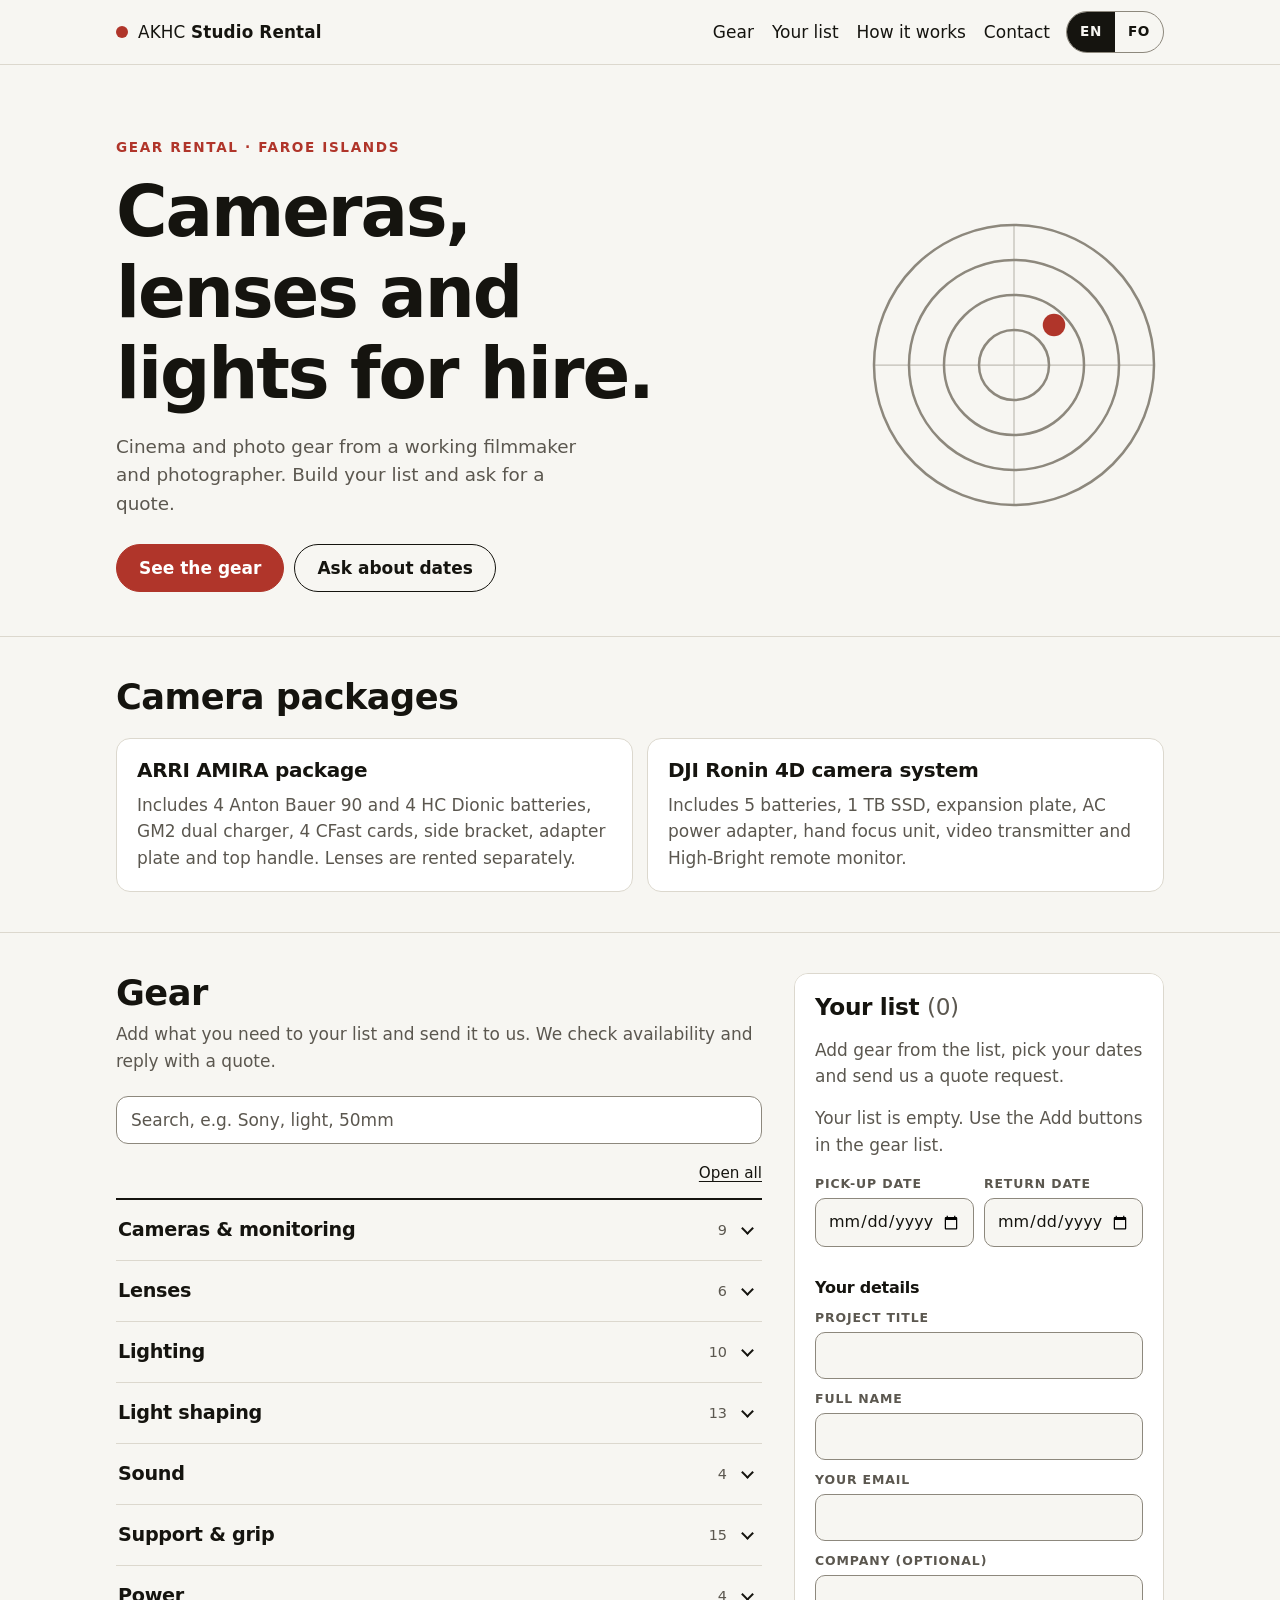
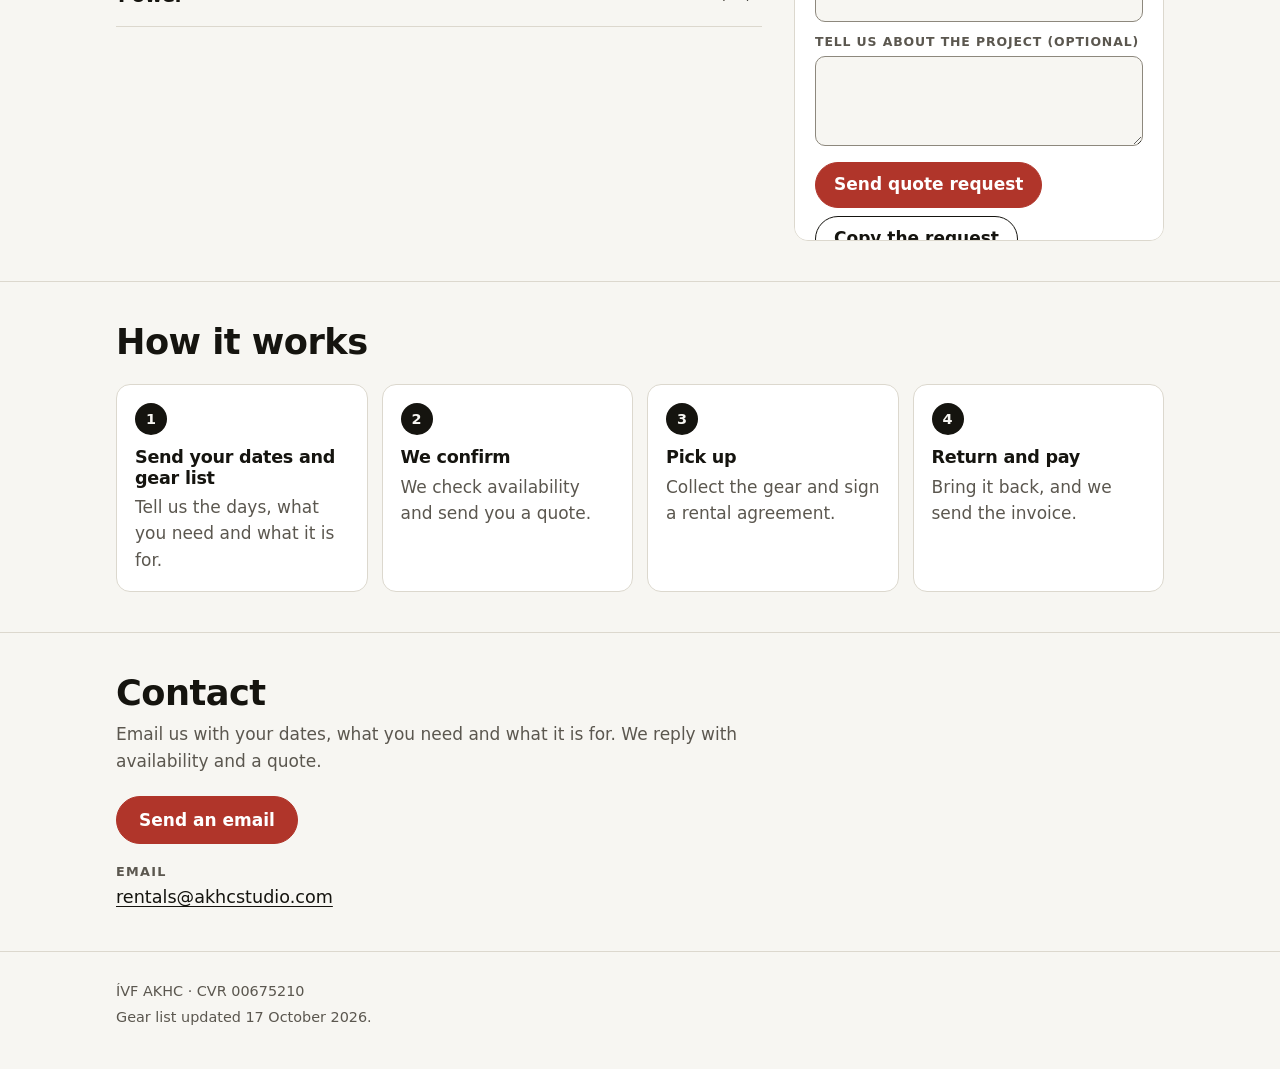
<file: index.html>
<!doctype html>
<html lang="en">
<head>
<meta charset="utf-8">
<meta name="viewport" content="width=device-width, initial-scale=1">
<title>AKHC Studio Rental – cameras, lenses and lights for hire</title>
<meta name="description" content="Cinema and photo gear for hire in the Faroe Islands: ARRI AMIRA, DJI Ronin 4D, Sony cameras, lenses, lighting, sound and grip. Build a list and ask for a quote.">
<!-- DRAFT: keeps search engines away. Delete the next line when the site is ready to go public. -->
<meta name="robots" content="noindex">
<meta name="color-scheme" content="light dark">
<meta name="theme-color" content="#f7f6f2" media="(prefers-color-scheme: light)">
<meta name="theme-color" content="#0f0f0e" media="(prefers-color-scheme: dark)">
<link rel="icon" href="favicon.svg" type="image/svg+xml">
<link rel="stylesheet" href="css/style.css">
<script src="js/config.js" defer></script>
<script src="js/gear.js" defer></script>
<script src="js/text.js" defer></script>
<script src="js/quote.js" defer></script>
<script src="js/app.js" defer></script>
</head>
<body>
<a class="skip" href="#main" data-t="skip">Skip to content</a>

<header class="site-header">
  <div class="wrap bar">
    <a class="brand" href="#top" aria-label="AKHC Studio Rental">
      <span class="dot" aria-hidden="true"></span><span class="brand-name">AKHC <b>Studio Rental</b></span>
    </a>
    <div class="lang" role="group" aria-label="Language" data-t-aria-label="langLabel">
      <button type="button" data-lang="en" lang="en" aria-label="English" aria-pressed="true">EN</button>
      <button type="button" data-lang="fo" lang="fo" aria-label="Føroyskt" aria-pressed="false">FO</button>
    </div>
    <nav class="nav" aria-label="Main" data-t-aria-label="navLabel">
      <a href="#gear" data-t="navGear">Gear</a>
      <a href="#list" data-t="navList">Your list</a>
      <a href="#how" data-t="navHow">How it works</a>
      <a href="#contact" data-t="navContact">Contact</a>
    </nav>
  </div>
</header>

<main id="main">
  <section class="hero" id="top">
    <div class="wrap hero-grid">
      <div class="hero-text">
        <p class="kicker" data-t="kicker">Gear rental · Faroe Islands</p>
        <h1 data-t="h1">Cameras, lenses and lights for hire.</h1>
        <p class="lead" data-t="lead">Cinema and photo gear from a working filmmaker and photographer. Build your list and ask for a quote.</p>
        <p class="cta">
          <a class="btn primary" href="#gear" data-t="ctaGear">See the gear</a>
          <a class="btn" href="#contact" data-t="ctaContact">Ask about dates</a>
        </p>
      </div>
      <svg class="lens" viewBox="0 0 240 240" aria-hidden="true" focusable="false">
        <circle cx="120" cy="120" r="112" fill="none" stroke="currentColor" stroke-width="2"/>
        <circle cx="120" cy="120" r="84" fill="none" stroke="currentColor" stroke-width="2"/>
        <circle cx="120" cy="120" r="56" fill="none" stroke="currentColor" stroke-width="2"/>
        <circle cx="120" cy="120" r="28" fill="none" stroke="currentColor" stroke-width="2"/>
        <path d="M120 8v224M8 120h224" stroke="currentColor" stroke-width="1" opacity=".5"/>
        <circle class="lens-dot" cx="152" cy="88" r="9"/>
      </svg>
    </div>
  </section>

  <noscript><div class="wrap"><p class="notice" id="noscript">This page needs JavaScript to show the gear list. Please turn it on, or contact us directly.</p></div></noscript>

  <section class="band" id="packages" aria-labelledby="pkg-h" hidden>
    <div class="wrap">
      <h2 id="pkg-h" data-t="pkgTitle">Camera packages</h2>
      <div class="cards" id="pkg-cards"></div>
    </div>
  </section>

  <section class="band" id="gear" aria-labelledby="gear-h">
    <div class="wrap gear-grid">
    <div class="gear-main">
      <h2 id="gear-h" data-t="gearTitle">Gear</h2>
      <p class="sub" data-t="gearLead">Add what you need to your list and send it to us. We check availability and reply with a quote.</p>

      <div class="tools">
        <label class="sr" for="q" data-t="searchLabel">Search the gear list</label>
        <input id="q" type="search" autocomplete="off" placeholder="Search, e.g. Sony, light, 50mm" data-t-placeholder="searchPh">
      </div>
      <div class="cat-bar">
        <p class="meta" id="count" role="status" aria-live="polite"></p>
        <button type="button" class="linkbtn" id="cats-all" hidden></button>
      </div>

      <div id="gear-list"></div>
      <p class="empty" id="empty" data-t="noMatch" hidden>Nothing matches that search.</p>
    </div>
    <aside class="list" id="list" aria-labelledby="list-h"></aside>
    </div>
  </section>

  <section class="band" id="how" aria-labelledby="how-h">
    <div class="wrap">
      <h2 id="how-h" data-t="howTitle">How it works</h2>
      <ol class="steps">
        <li><h3 data-t="step1t">Send your dates and gear list</h3><p data-t="step1">Tell us the days, what you need and what it is for.</p></li>
        <li><h3 data-t="step2t">We confirm</h3><p data-t="step2">We check availability and send you a quote.</p></li>
        <li><h3 data-t="step3t">Pick up</h3><p data-t="step3">Collect the gear and sign a rental agreement.</p></li>
        <li><h3 data-t="step4t">Return and pay</h3><p data-t="step4">Bring it back, and we send the invoice.</p></li>
      </ol>
    </div>
  </section>

  <section class="band" id="contact" aria-labelledby="contact-h">
    <div class="wrap">
      <h2 id="contact-h" data-t="contactTitle">Contact</h2>
      <p class="sub" data-t="contactLead">Email us with your dates, what you need and what it is for. We reply with availability and a quote.</p>
      <div id="contact-body"></div>
    </div>
  </section>
</main>

<a class="listbar" id="listbar" href="#list" hidden></a>

<footer class="site-footer">
  <div class="wrap">
    <p id="foot-company"></p>
    <p id="foot-updated"></p>
  </div>
</footer>
</body>
</html>
</file>
<file: css/style.css>
/* AKHC Studio Rental – plain CSS, no build step. Colours are tokens on :root; dark mode follows the visitor's system setting. */
:root {
  color-scheme: light dark;
  --bg: #f7f6f2;
  --surface: #ffffff;
  --text: #15140f;
  --muted: #5b574f;
  --line: #dcd8ce;
  --edge: #8d887d;          /* borders of form controls (3:1 against the page) */
  --accent: #b0352a;        /* red from the AKHC logo; text and buttons */
  --on-accent: #ffffff;
  --focus: #1f5fd6;
  --warn-bg: #fff3cf;
  --warn-text: #5c4300;
  --font: ui-sans-serif, system-ui, -apple-system, "Segoe UI", Roboto, "Helvetica Neue", Arial, sans-serif;
  --radius: 14px;
}
@media (prefers-color-scheme: dark) {
  :root {
    --bg: #0f0f0e;
    --surface: #181816;
    --text: #f1eee6;
    --muted: #aaa59a;
    --line: #2e2c27;
    --edge: #6f6b62;
    --accent: #ff7a66;
    --on-accent: #14110f;
    --focus: #8ab4ff;
    --warn-bg: #3a2f10;
    --warn-text: #ffe2a0;
  }
}

*, *::before, *::after { box-sizing: border-box; }
html { -webkit-text-size-adjust: 100%; scroll-padding-top: 12px; }
@media (prefers-reduced-motion: no-preference) { html { scroll-behavior: smooth; } }
body {
  margin: 0;
  background: var(--bg);
  color: var(--text);
  font: 17px/1.55 var(--font);
  overflow-wrap: anywhere;
}
h1, h2, h3 { line-height: 1.15; margin: 0; letter-spacing: -0.015em; }
p { margin: 0; }
a { color: inherit; }
:focus-visible { outline: 3px solid var(--focus); outline-offset: 3px; border-radius: 4px; }
.wrap { width: 100%; max-width: 1080px; margin-inline: auto; padding-inline: 16px; }
.sr { position: absolute; width: 1px; height: 1px; overflow: hidden; clip-path: inset(50%); white-space: nowrap; }
[hidden] { display: none !important; }

.skip { position: absolute; left: 8px; top: -60px; z-index: 10; background: var(--text); color: var(--bg); padding: 10px 14px; border-radius: 8px; }
.skip:focus { top: 8px; }

/* Header */
.site-header { border-bottom: 1px solid var(--line); }
.bar { display: flex; flex-wrap: wrap; align-items: center; justify-content: space-between; gap: 4px 16px; padding-block: 10px; }
.brand { display: inline-flex; align-items: center; gap: 10px; text-decoration: none; min-height: 44px; font-size: 1.05rem; letter-spacing: .01em; }
.brand b { font-weight: 700; }
.dot { width: 12px; height: 12px; border-radius: 50%; background: var(--accent); flex: none; }
.lang { display: inline-flex; border: 1px solid var(--edge); border-radius: 999px; overflow: hidden; }
.lang button { font: inherit; font-size: .85rem; font-weight: 600; letter-spacing: .04em; min-width: 48px; min-height: 40px; padding: 0 12px; border: 0; background: transparent; color: var(--text); cursor: pointer; }
.lang button[aria-pressed="true"] { background: var(--text); color: var(--bg); }
.nav { display: flex; flex-wrap: wrap; gap: 0 18px; width: 100%; }
.nav a { display: inline-flex; align-items: center; min-height: 44px; text-decoration: none; font-weight: 500; }
.nav a:hover { text-decoration: underline; text-underline-offset: 4px; }
@media (min-width: 720px) {
  .nav { width: auto; order: 2; margin-left: auto; }
  .lang { order: 3; }
}

/* Hero */
.hero { padding-block: 44px 28px; }
.hero-grid { display: grid; gap: 28px; align-items: center; }
.kicker { font-size: .85rem; font-weight: 600; letter-spacing: .12em; text-transform: uppercase; color: var(--accent); margin-bottom: 14px; }
h1 { font-size: clamp(2.3rem, 9vw, 4.4rem); max-width: 14ch; font-weight: 750; letter-spacing: -0.03em; }
.lead { font-size: 1.15rem; color: var(--muted); max-width: 40ch; margin-top: 18px; }
.cta { display: flex; flex-wrap: wrap; gap: 10px; margin-top: 26px; }
.btn { display: inline-flex; align-items: center; justify-content: center; min-height: 48px; padding: 0 22px; border: 1.5px solid var(--text); border-radius: 999px; font-weight: 600; text-decoration: none; background: transparent; color: var(--text); }
.btn:hover { background: var(--surface); }
.btn.primary { background: var(--accent); border-color: var(--accent); color: var(--on-accent); }
.btn.primary:hover { filter: brightness(1.08); }
.lens { display: none; width: min(100%, 300px); justify-self: end; color: var(--line); }
.lens-dot { fill: var(--accent); }
@media (min-width: 720px) {
  .hero { padding-block: 72px 44px; }
  .hero-grid { grid-template-columns: 1.4fr 1fr; }
  .lens { display: block; color: var(--edge); }
}

/* Sections */
.band { padding-block: 40px; border-top: 1px solid var(--line); }
h2 { font-size: clamp(1.6rem, 5vw, 2.2rem); }
.sub { color: var(--muted); margin-top: 8px; max-width: 60ch; }
h3 { font-size: 1.1rem; }

/* Package cards */
.cards { display: grid; gap: 14px; margin-top: 20px; }
@media (min-width: 720px) { .cards { grid-template-columns: 1fr 1fr; } }
.card { background: var(--surface); border: 1px solid var(--line); border-radius: var(--radius); padding: 20px; display: flex; flex-direction: column; gap: 10px; }
.card h3 { font-size: 1.25rem; }
.card p { color: var(--muted); }

/* Search (the list is kept narrower than the page so a name and its Add button stay close) */
.tools, .cat-bar, #gear-list, .empty { max-width: 860px; }
.tools { margin-top: 22px; display: grid; gap: 12px; }
#q { width: 100%; min-height: 48px; font: inherit; color: var(--text); background: var(--surface); border: 1.5px solid var(--edge); border-radius: 12px; padding: 0 14px; }
#q::placeholder { color: var(--muted); opacity: 1; }
.cat-bar { display: flex; align-items: center; justify-content: space-between; gap: 12px; margin-top: 10px; min-height: 40px; }
.meta { color: var(--muted); font-size: .9rem; }
.cat-bar .linkbtn { margin-left: auto; white-space: nowrap; }

/* Gear list */
#gear-list { margin-top: 4px; border-top: 2px solid var(--text); }
/* One drop-down per category, all closed when the page opens (app.js) */
.cat { border-bottom: 1px solid var(--line); }
.cat summary { display: flex; align-items: center; gap: 12px; min-height: 60px; padding: 8px 2px; cursor: pointer; list-style: none; }
.cat summary::-webkit-details-marker { display: none; }
.cat summary h3 { flex: 1; min-width: 0; font-size: 1.2rem; }
.cat summary:hover h3 { text-decoration: underline; text-decoration-thickness: 1.5px; text-underline-offset: 5px; }
.cat-n { color: var(--muted); font-size: .9rem; font-variant-numeric: tabular-nums; }
.cat summary::after { content: ""; flex: none; width: 9px; height: 9px; margin: -4px 8px 0 4px; border-right: 2px solid currentColor; border-bottom: 2px solid currentColor; transform: rotate(45deg); }
.cat[open] summary::after { transform: rotate(-135deg); margin-top: 6px; }
@media (prefers-reduced-motion: no-preference) { .cat summary::after { transition: transform .15s; } }
.cat[open] > .items { border-top: 1px solid var(--line); margin-bottom: 14px; }
.cat[open] .item:last-child { border-bottom: 0; }
.items { list-style: none; margin: 0; padding: 0; }
.item { display: grid; grid-template-columns: minmax(0, 1fr) auto; gap: 2px 16px; align-items: center; padding: 10px 0; border-bottom: 1px solid var(--line); }
.item-name { font-weight: 600; }
.qty { display: inline-block; margin-left: 6px; padding: 0 7px; border-radius: 999px; border: 1px solid var(--edge); font-size: .78rem; font-weight: 600; color: var(--muted); vertical-align: 1px; white-space: nowrap; }
.item-note { display: block; color: var(--muted); font-size: .92rem; }
.empty { margin-top: 24px; color: var(--muted); }

/* How it works */
.steps { list-style: none; margin: 22px 0 0; padding: 0; display: grid; gap: 14px; counter-reset: s; }
@media (min-width: 720px) { .steps { grid-template-columns: repeat(4, 1fr); } }
.steps li { counter-increment: s; background: var(--surface); border: 1px solid var(--line); border-radius: var(--radius); padding: 18px; }
.steps li::before { content: counter(s); display: grid; place-items: center; width: 32px; height: 32px; border-radius: 50%; background: var(--text); color: var(--bg); font-weight: 700; font-size: .9rem; margin-bottom: 12px; }
.steps p { color: var(--muted); margin-top: 6px; }

/* Contact */
.contact { margin-top: 22px; display: grid; gap: 18px; }
.contact dl { margin: 0; display: grid; gap: 14px; }
.contact dt { font-size: .8rem; font-weight: 600; letter-spacing: .1em; text-transform: uppercase; color: var(--muted); }
.contact dd { margin: 2px 0 0; font-size: 1.1rem; }
.contact dd a { text-underline-offset: 3px; }
.notice { background: var(--warn-bg); color: var(--warn-text); border-radius: 10px; padding: 12px 14px; margin-top: 16px; font-size: .95rem; }

/* Footer */
.site-footer { border-top: 1px solid var(--line); padding-block: 28px 40px; color: var(--muted); font-size: .9rem; display: grid; gap: 4px; }
.site-footer .wrap { display: grid; gap: 4px; }

/* Your list: the quote request. A panel beside the gear list on a wide screen, below it on a phone. */
button.btn { font: inherit; font-weight: 600; cursor: pointer; }
.btn:disabled { opacity: .5; cursor: not-allowed; }
.gear-grid { display: grid; gap: 32px; }
.gear-main { min-width: 0; }
.list { background: var(--surface); border: 1px solid var(--line); border-radius: var(--radius); padding: 20px; display: grid; gap: 16px; min-width: 0; align-content: start; scroll-margin-top: 12px; }
@media (min-width: 1000px) {
  .gear-grid { grid-template-columns: minmax(0, 1fr) 370px; align-items: start; }
  .list { position: sticky; top: 16px; max-height: calc(100vh - 32px); overflow: auto; overscroll-behavior: contain; }
}
.list h2 { font-size: 1.45rem; }
.list h3 { font-size: 1rem; }
.list .sub { margin-top: 0; }
.list .count { color: var(--muted); font-weight: 500; font-variant-numeric: tabular-nums; }
.list-empty { color: var(--muted); }
.list-items { list-style: none; margin: 0; padding: 0; }
.list-items li { display: grid; grid-template-columns: minmax(0, 1fr) auto; gap: 4px 12px; align-items: center; padding: 10px 0; border-bottom: 1px solid var(--line); }
.list-items li:first-child { border-top: 1px solid var(--line); }
.list-items .nm { font-weight: 600; }
.list-ctl { display: inline-flex; align-items: center; gap: 4px; }
.stepper { display: inline-flex; align-items: center; border: 1.5px solid var(--edge); border-radius: 999px; background: var(--surface); }
.stepper button { font: inherit; font-weight: 700; font-size: 1.1rem; width: 40px; min-height: 40px; border: 0; border-radius: 999px; background: transparent; color: var(--text); cursor: pointer; }
.stepper button:disabled { color: var(--edge); cursor: default; }
.stepper output { min-width: 1.5em; text-align: center; font-weight: 700; font-variant-numeric: tabular-nums; }
.rm { font: inherit; font-size: 1.3rem; line-height: 1; width: 40px; min-height: 40px; border: 0; border-radius: 999px; background: transparent; color: var(--muted); cursor: pointer; }
.rm:hover { color: var(--text); }
.add { font: inherit; font-weight: 600; font-size: .92rem; min-height: 40px; padding: 0 14px; border-radius: 999px; border: 1.5px solid var(--edge); background: var(--surface); color: var(--text); cursor: pointer; white-space: nowrap; }
.add:hover { border-color: var(--text); }
.item-add { grid-column: 2; grid-row: 1; justify-self: end; }
.list label { display: grid; gap: 5px; font-size: .78rem; font-weight: 600; letter-spacing: .07em; text-transform: uppercase; color: var(--muted); min-width: 0; }
.list input, .list textarea { font: inherit; font-size: 1rem; font-weight: 400; letter-spacing: 0; text-transform: none; color: var(--text); background: var(--bg); border: 1.5px solid var(--edge); border-radius: 10px; padding: 10px 12px; min-height: 46px; width: 100%; min-width: 0; }
.list textarea { resize: vertical; line-height: 1.4; }
.list-dates { display: grid; grid-template-columns: repeat(auto-fit, minmax(min(100%, 140px), 1fr)); gap: 10px; }
.list-form { display: grid; gap: 10px; }
.list .note { color: var(--muted); font-size: .9rem; }
.list .notice { margin-top: 0; }
.list .actions { display: flex; flex-wrap: wrap; gap: 8px 10px; align-items: center; }
.list .actions.small { gap: 2px 18px; }
.hp { position: absolute; left: -9999px; width: 1px; height: 1px; overflow: hidden; } /* a box only robots fill in */
.list .btn { min-height: 46px; padding: 0 18px; }
.linkbtn { font: inherit; font-size: .95rem; min-height: 40px; padding: 0; border: 0; background: none; color: var(--text); text-decoration: underline; text-underline-offset: 3px; cursor: pointer; }
.linkbtn:disabled { color: var(--edge); text-decoration: none; cursor: default; }
.list .status { min-height: 1.4em; font-size: .92rem; color: var(--muted); }
.list .status.bad { color: var(--accent); font-weight: 600; }
.listbar { position: fixed; left: 12px; right: 12px; bottom: calc(12px + env(safe-area-inset-bottom, 0px)); z-index: 5; display: flex; justify-content: space-between; align-items: center; gap: 12px; min-height: 52px; padding: 0 20px; border-radius: 999px; background: var(--text); color: var(--bg); text-decoration: none; font-weight: 600; font-variant-numeric: tabular-nums; box-shadow: 0 6px 20px rgba(0, 0, 0, .25); }
body.has-list { padding-bottom: 80px; }
@media (min-width: 1000px) { .listbar { display: none !important; } body.has-list { padding-bottom: 0; } }

@media print {
  .site-header, .hero, .tools, .cat-bar, .cat summary::after, .skip, #contact .btn, .lang { display: none !important; }
  body { background: #fff; color: #000; font-size: 11pt; }
  .band { border: 0; padding-block: 12px; }
  .card, .steps li { border-color: #999; }
  a { text-decoration: none; }
  .listbar, .item-add, .list .actions, .list .status, .list-form, .stepper button, .rm, .list .notice, #list-link { display: none !important; }
  .stepper { border: 0; }
  .list { border: 0; padding: 0; position: static; max-height: none; overflow: visible; }
  /* "Print or save as PDF" in Your list: only the list and the dates */
  body.print-list main > section:not(#gear), body.print-list .gear-main, body.print-list .site-footer { display: none !important; }
}
</file>
